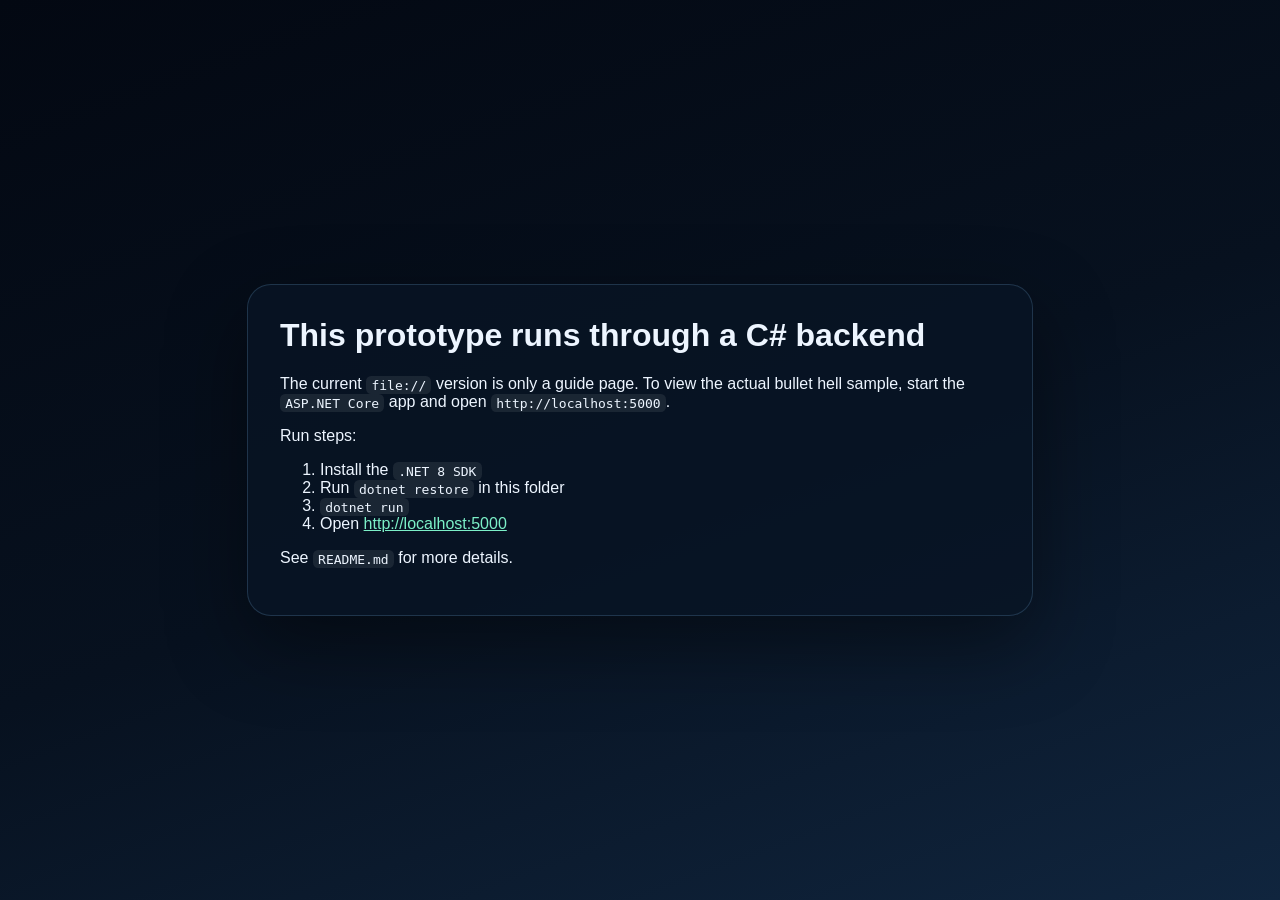
<file: index.html>
<!DOCTYPE html>
<html lang="en">
  <head>
    <meta charset="UTF-8" />
    <meta name="viewport" content="width=device-width, initial-scale=1.0" />
    <title>BullethellPrototype Setup</title>
    <style>
      body {
        margin: 0;
        min-height: 100vh;
        display: grid;
        place-items: center;
        background: linear-gradient(160deg, #030812 0%, #07111f 52%, #10253e 100%);
        color: #edf5ff;
        font-family: "Hiragino Sans", "Yu Gothic", "Meiryo", sans-serif;
      }

      main {
        width: min(720px, calc(100% - 32px));
        padding: 32px;
        border-radius: 24px;
        background: rgba(8, 20, 37, 0.8);
        border: 1px solid rgba(141, 206, 255, 0.18);
        box-shadow: 0 28px 80px rgba(0, 0, 0, 0.42);
      }

      h1 {
        margin-top: 0;
      }

      code {
        padding: 0.12em 0.4em;
        border-radius: 0.4em;
        background: rgba(255, 255, 255, 0.08);
      }

      a {
        color: #7cf0c8;
      }
    </style>
  </head>
  <body>
    <main>
      <h1>This prototype runs through a C# backend</h1>
      <p>
        The current <code>file://</code> version is only a guide page. To view the actual bullet hell sample,
        start the <code>ASP.NET Core</code> app and open <code>http://localhost:5000</code>.
      </p>
      <p>Run steps:</p>
      <ol>
        <li>Install the <code>.NET 8 SDK</code></li>
        <li>Run <code>dotnet restore</code> in this folder</li>
        <li><code>dotnet run</code></li>
        <li>Open <a href="http://localhost:5000">http://localhost:5000</a></li>
      </ol>
      <p>See <code>README.md</code> for more details.</p>
    </main>
  </body>
</html>
</file>
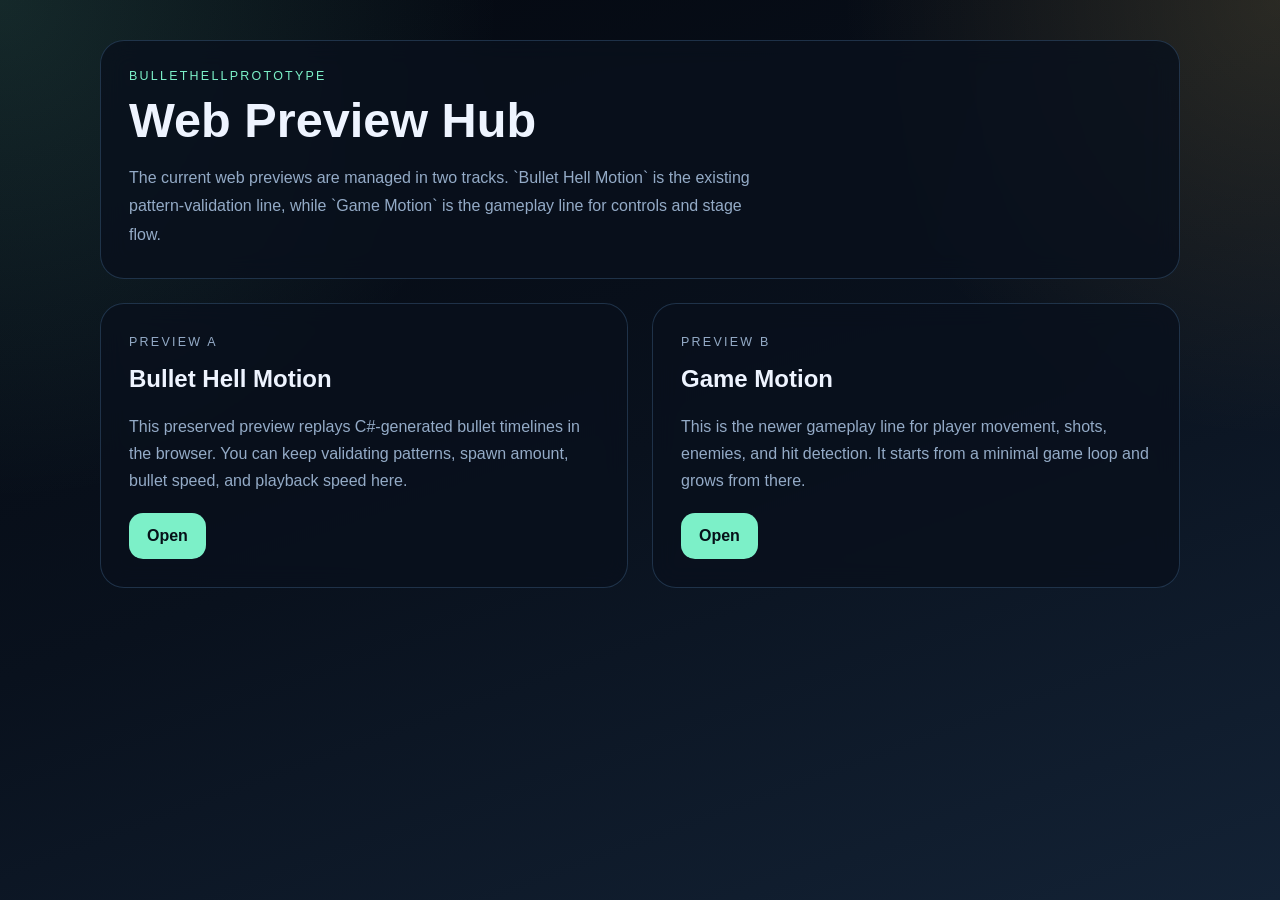
<file: wwwroot/index.html>
<!DOCTYPE html>
<html lang="en">
  <head>
    <meta charset="UTF-8" />
    <meta name="viewport" content="width=device-width, initial-scale=1.0" />
    <title>BullethellPrototype Previews</title>
    <style>
      :root {
        --bg: #09111d;
        --panel: rgba(9, 17, 29, 0.82);
        --panel-border: rgba(122, 191, 255, 0.2);
        --text: #eef4ff;
        --muted: #94abc7;
        --accent: #7cf0c8;
        --accent-strong: #ffd166;
      }
      * { box-sizing: border-box; }
      body {
        margin: 0;
        min-height: 100vh;
        color: var(--text);
        font-family: "Hiragino Sans", "Yu Gothic", "Meiryo", sans-serif;
        background:
          radial-gradient(circle at top left, rgba(124, 240, 200, 0.14), transparent 32%),
          radial-gradient(circle at top right, rgba(255, 209, 102, 0.14), transparent 28%),
          linear-gradient(160deg, #040810 0%, #09111d 50%, #132235 100%);
      }
      .layout {
        width: min(1080px, calc(100% - 32px));
        margin: 0 auto;
        padding: 40px 0 56px;
      }
      .hero, .card {
        background: var(--panel);
        border: 1px solid var(--panel-border);
        border-radius: 24px;
        padding: 28px;
        backdrop-filter: blur(12px);
      }
      .hero { margin-bottom: 24px; }
      .eyebrow {
        margin: 0 0 12px;
        color: var(--accent);
        text-transform: uppercase;
        letter-spacing: 0.18em;
        font-size: 0.78rem;
        font-family: "Arial Black", "Avenir Next Condensed", sans-serif;
      }
      h1 {
        margin: 0;
        font-size: clamp(2rem, 3.8vw, 4rem);
        line-height: 1.04;
        font-family: "Arial Black", "Avenir Next Condensed", sans-serif;
      }
      .lead {
        margin: 18px 0 0;
        max-width: 40rem;
        line-height: 1.8;
        color: var(--muted);
      }
      .grid {
        display: grid;
        grid-template-columns: 1fr 1fr;
        gap: 24px;
      }
      .card h2 {
        margin-top: 0;
        font-family: "Arial Black", "Avenir Next Condensed", sans-serif;
      }
      .card p {
        color: var(--muted);
        line-height: 1.7;
      }
      .link-row {
        display: flex;
        gap: 12px;
        flex-wrap: wrap;
        margin-top: 18px;
      }
      a.button {
        display: inline-flex;
        align-items: center;
        justify-content: center;
        min-height: 46px;
        padding: 0 18px;
        border-radius: 14px;
        text-decoration: none;
        color: #061018;
        background: var(--accent);
        font-weight: 700;
      }
      a.button.secondary {
        color: var(--text);
        background: rgba(255, 255, 255, 0.06);
        border: 1px solid rgba(255, 255, 255, 0.1);
      }
      @media (max-width: 820px) {
        .grid { grid-template-columns: 1fr; }
      }
    </style>
  </head>
  <body>
    <main class="layout">
      <section class="hero">
        <p class="eyebrow">BullethellPrototype</p>
        <h1>Web Preview Hub</h1>
        <p class="lead">
          The current web previews are managed in two tracks.
          `Bullet Hell Motion` is the existing pattern-validation line, while `Game Motion` is the gameplay line for controls and stage flow.
        </p>
      </section>

      <section class="grid">
        <article class="card">
          <p class="eyebrow">Preview A</p>
          <h2>Bullet Hell Motion</h2>
          <p>
            This preserved preview replays C#-generated bullet timelines in the browser.
            You can keep validating patterns, spawn amount, bullet speed, and playback speed here.
          </p>
          <div class="link-row">
            <a class="button" href="/bullet-hell/index.html">Open</a>
          </div>
        </article>

        <article class="card">
          <p class="eyebrow">Preview B</p>
          <h2>Game Motion</h2>
          <p>
            This is the newer gameplay line for player movement, shots, enemies, and hit detection.
            It starts from a minimal game loop and grows from there.
          </p>
          <div class="link-row">
            <a class="button" href="/game/index.html">Open</a>
          </div>
        </article>
      </section>
    </main>
  </body>
</html>
</file>
